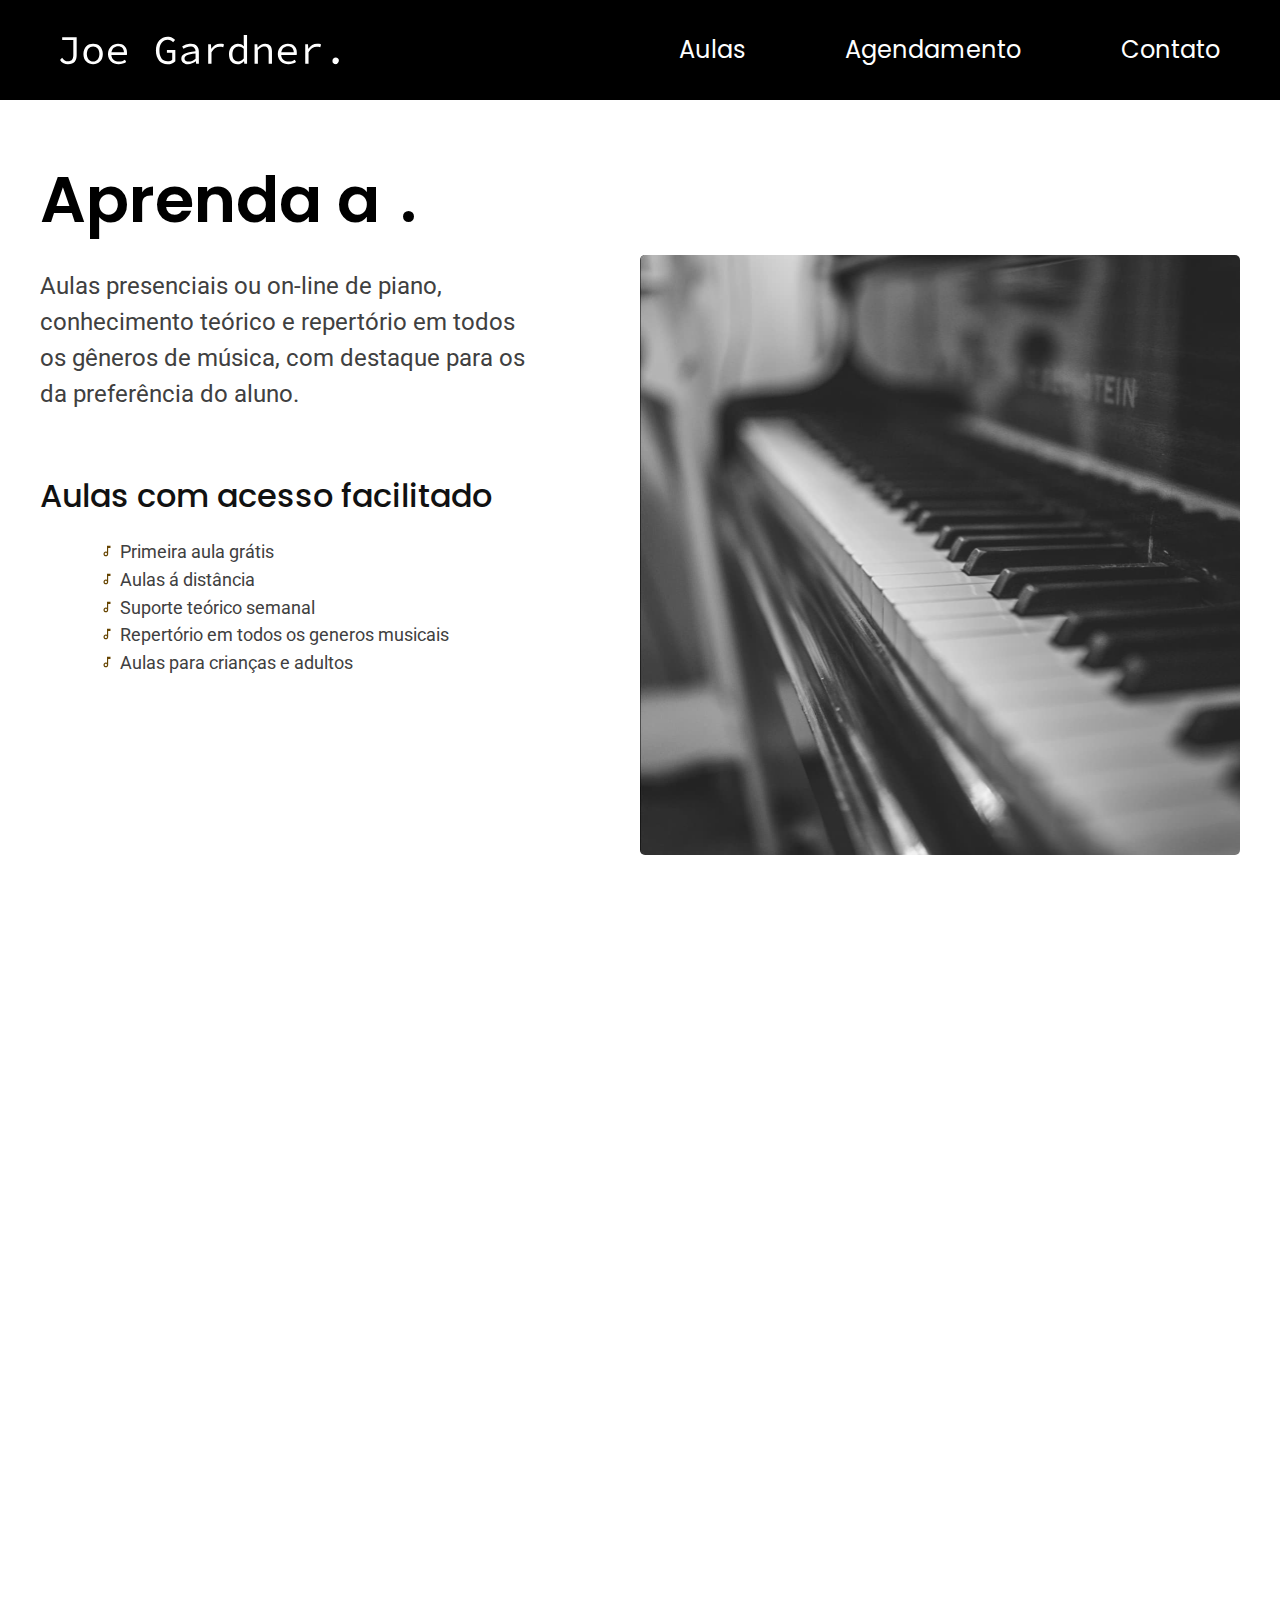
<file: index.html>
<!DOCTYPE html>
<html lang="pt-br">

<head>
	<meta charset="UTF-8">
	<meta http-equiv="X-UA-Compatible" content="IE=edge">
	<meta name="viewport" content="width=device-width, initial-scale=1.0">

	<link rel="preconnect" href="https://fonts.googleapis.com">
	<link rel="preconnect" href="https://fonts.gstatic.com" crossorigin>
	<link href="https://fonts.googleapis.com/css2?family=Poppins:wght@500;600&family=Roboto:wght@400;500&display=swap" rel="stylesheet">
	<link rel="shortcut icon" href="./favicon.svg" type="image/x-icon">
	<script> document.documentElement.className += 'js' </script>
	<link rel="stylesheet" href="css/style.css">
	<title>Joe Gardner</title>
</head>

<body>
	<header class="menu-bg ">
		<nav class="menu" data-menu="suave">

			<a name="joe" href="#joe-gardner"><img src="./icones/marca-menu.svg" alt="Joe-Gardner"></a>
			<button data-menu="mobile" aria-expanded="false" aria-controls="menu" font-1-s cor-1>Menu <span class="hamburguer"></span></button>

			<ul data-menu="lista" class=" font-1-s cor-1 menu-link">
				<li> <a href="#aulas">Aulas</a></li>
				<li> <a href="#agendamento">Agendamento</a></li>
				<li> <a href="#contato">Contato</a></li>
			</ul>
		</nav>

	</header>

	<main class="container intro">
		<div class="intro-conteudo">
			<h1 class="font-1-xl cor-12" data-type="writer">Aprenda a tocar piano</h1>
			<p class="font-2-m cor-9"> Aulas presenciais ou on-line de piano, conhecimento teórico e repertório em todos
				os gêneros de música, com destaque para os da preferência do aluno.</p>

			<h2 class="font-1-m cor-11">Aulas com acesso facilitado</h2>
			<ul class="lista-aulas font-2-s cor-9">
				<li> <img src="./icones/nota.svg" alt="">Primeira aula grátis </li>
				<li> <img src="./icones/nota.svg" alt="">Aulas á distância </li>
				<li> <img src="./icones/nota.svg" alt="">Suporte teórico semanal </li>
				<li> <img src="./icones/nota.svg" alt="">Repertório em todos os generos musicais </li>
				<li> <img src="./icones/nota.svg" alt="">Aulas para crianças e adultos </li>
			</ul>
		</div>
		<img class="piano" src="./imagem/piano.jpg" alt="aulas-de-piano">
	</main>

	<main class="bg-professor" id="joe-gardner" data-anima="scroll">
		<div class="professor container">
			<div class="professor-gardner">
				<img class="marca" src="./icones/marca.svg" alt="joe-gardner">
				<img class="professor-piano" src="./imagem/joe-gardner.jpg" alt="professor-tocando-piano">

			</div>
			<div class="professor-conteudo">
				<h3 class="cor-3 font-1-l">Professor Gardner </h3>
				<p class="cor-5 font-2-m">Bacharel em Artes da Performance Jazzística com Habilitação em Piano
					pela Newpark Music Centre, em Dublin.</p>
				<p class="cor-5 font-2-m">Em sua formação consta ainda a Faculdade Internacional de Música Souza Lima &
					Berklee e a EMESP Tom Jobim, onde estudou, respectivamente, o piano no jazz
					e na música brasileira e composição contemporânea.</p>

			</div>
		</div>
	</main>

	<section class="bg-aulas" id="aulas" data-menu="suave" data-anima="scroll">
		<div class="container aulas">
			<h1 class="font-1-xl cor-12"> Aulas</h1>

			<div class="aulas-infantil aulas-container">
				<h3 class="font-1-m cor-11">Infantil</h3>
				<ul class="font-2-m cor-8">
					<li>Público entre 5 e 15 anos </li>
					<li>Equipamentos fornecidos</li>
					<li>Horários de seg. á . sáb</li>
					<li>2 horas seguidas</li>
					<li>Material didático fornecido</li>
					<li>Suporte on-line</li>
				</ul>
				<span class="font-1-s cor-9">R$59,00 / Aula</span>
			</div>

			<div class="aulas-adulto aulas-container">
				<h3 class="font-1-m cor-11">Adulto</h3>
				<ul class=" font-2-m cor-8">
					<li>Público entre 16 e 80 anos </li>
					<li>Equipamentos fornecidos</li>
					<li>Horários de seg. á . sáb</li>
					<li>3 horas seguidas</li>
					<li>Material didático fornecido</li>
					<li>Suporte on-line</li>
				</ul>
				<span class="font-1-s cor-9">R$79,00 / Aula</span>
			</div>
		</div>


		<section id="piano" data-anima="scroll">
			<h2 class="font-1-l cor-11 container"> Sinta a magia do piano.</h2>

			<div class="piano-design container">
				<div data-note="C" class="key white"></div>
				<div data-note="Db" class="key black"></div>
				<div data-note="D" class="key white"></div>
				<div data-note="Eb" class="key black"></div>
				<div data-note="E" class="key white"></div>
				<div data-note="F" class="key white"></div>
				<div data-note="Gb" class="key black"></div>
				<div data-note="G" class="key white"></div>
				<div data-note="Ab" class="key black"></div>
				<div data-note="A" class="key white"></div>
				<div data-note="Bb" class="key black"></div>
				<div data-note="B" class="key white"></div>

				<audio id="C" src="notas/C.mp3"></audio>
				<audio id="Db" src="notas/Db.mp3"></audio>
				<audio id="D" src="notas/D.mp3"></audio>
				<audio id="Eb" src="notas/Eb.mp3"></audio>
				<audio id="E" src="notas/E.mp3"></audio>
				<audio id="F" src="notas/F.mp3"></audio>
				<audio id="Gb" src="notas/Gb.mp3"></audio>
				<audio id="G" src="notas/G.mp3"></audio>
				<audio id="Ab" src="notas/Ab.mp3"></audio>
				<audio id="A" src="notas/A.mp3"></audio>
				<audio id="Bb" src="notas/Bb.mp3"></audio>
				<audio id="B" src="notas/B.mp3"></audio>

			</div>
		</section>
	</section>


	<section class="bg-agendamento" id="agendamento" data-menu="suave" data-anima="scroll">
		<div class="agendamento container">
			<h1 class="font-1-xl cor-1"> Agendamento</h1>


			<form id="formulario" class="font-1-xs" action="https://formsubmit.co/8637394e8ee375b5fa89131da0e4cb50" method="POST">


				<label for="nome">Nome</label>
				<input type="text" name="name" obrigatório placeholder="Nome" required>

				<label for="email">E-mail </label>
				<input type="email" name="email" obrigatório placeholder="Nome@email.com" required>

				<label class="mensagem" for="mensagem">Mensagem </label>
				<textarea name="message" placeholder="Faça o seu agendamento.">
				</textarea>

				<button class="btn-agendamento" type="submit">enviar agendamento</button>
				<input type="hidden" name="_captcha" value="false">
				<input type="hidden" name="_next" value="https://douglasrodriguesgit.github.io/joe-gardner/agradecimento.html">
			</form>

			<div class="localizacao font-1-s cor-4">
				<h3> Localização</h3>
				<img class src="./imagem/localização.jpg" alt="">
			</div>
		</div>
		</div>
	</section>

	<footer class="bg-footer" id="contato" data-menu="suave" data-anima="scroll">
		<div class="contato container rodape ">


			<h1 class="font-1-xl cor-1"> Contato</h1>
			<img src="./icones/marca.svg" class="marca-footer" alt="professor-gardner">

			<nav class="redes">
				<ul>
					<li> <a href=""><img src="./icones/redes/instagram.svg" alt=""></a> </li>
					<li> <a href=""><img src="./icones/redes/facebook.svg" alt=""></a> </li>
					<li> <a href=""><img src="./icones/redes/youtube.svg" alt=""></a> </li>

				</ul>
			</nav>


			<div class="endereco font-2-s cor-2">
				<ul>
					<li>+55 11 99554-6417 </li>
					<li>joe.gardner@gmail.com </li>
					<li>Rua ipiranga, 107 - Jardins</li>
					<li>São Paulo-SP</li>
				</ul>
			</div>
			<p class="endereco font-2-s cor-2 "> Joe Gardner © Alguns direitos reservados.</p>
		</div>
	</footer>

	<script type="module" src="./js/script.js"></script>
</body>

</html>
</file>
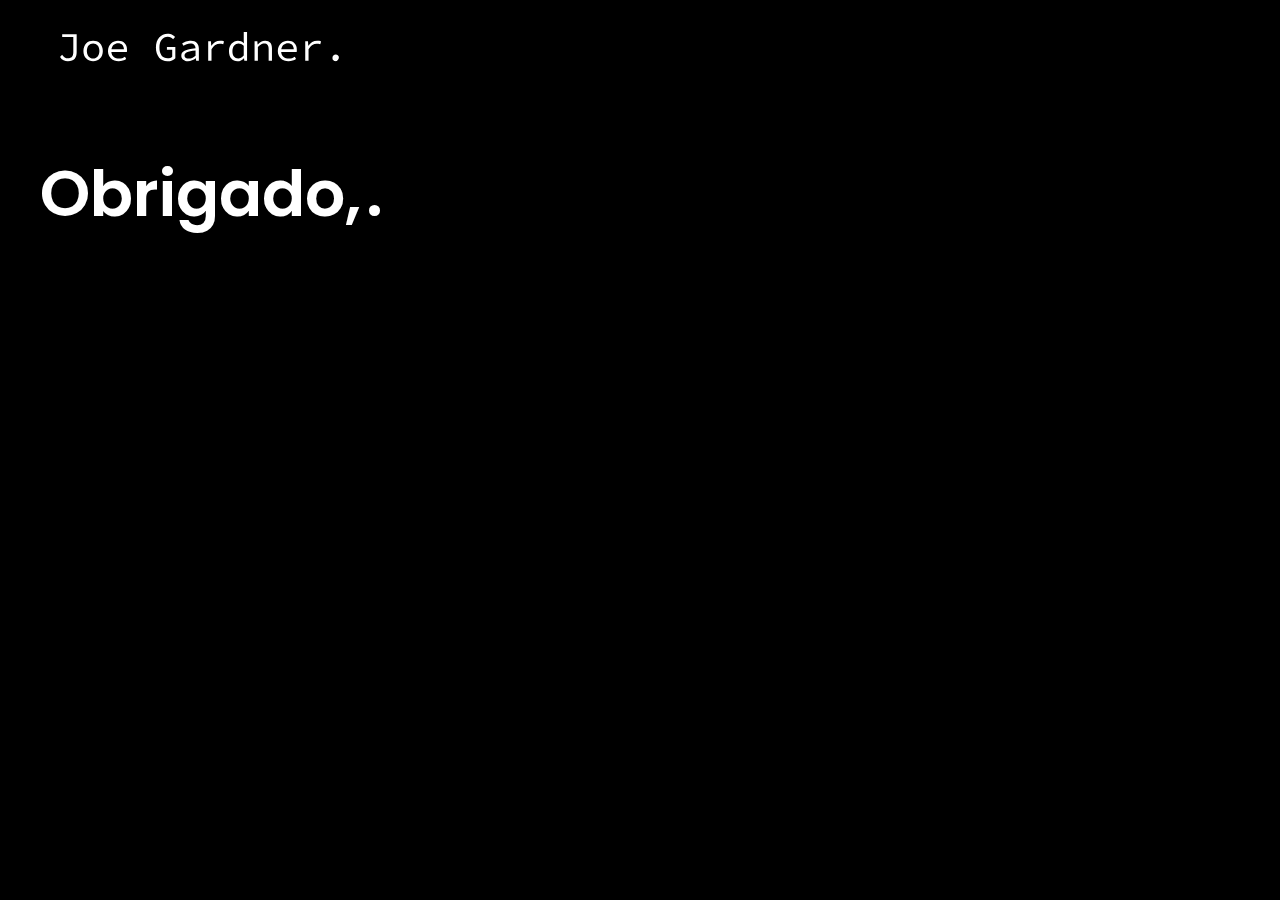
<file: agradecimento.html>
<!DOCTYPE html>
<html lang="pt-br">

<head>
  <meta charset="UTF-8">
  <meta http-equiv="X-UA-Compatible" content="IE=edge">
  <meta name="viewport" content="width=device-width, initial-scale=1.0">
  <link rel="stylesheet" href="css/style.css">

  <link rel="preconnect" href="https://fonts.googleapis.com">
  <link rel="preconnect" href="https://fonts.gstatic.com" crossorigin>
  <link href="https://fonts.googleapis.com/css2?family=Poppins:wght@500;600&family=Roboto:wght@400;500&display=swap" rel="stylesheet">
  <link rel="shortcut icon" href="./favicon.svg" type="image/x-icon">
  <title>Joe Gardner</title>
</head>

<body>

  <style>
    body {
      background: var(--cor-12);
    }
  </style>
  <header class="menu-bg ">
    <nav class="menu" data-menu="suave">

      <a name="joe" href="./index.html"><img src="./icones/marca-menu.svg" alt="Joe-Gardner"></a>
      <button data-menu="mobile" aria-expanded="false" aria-controls="menu" font-1-s cor-1>Menu <span class="hamburguer"></span></button>


      </ul>
    </nav>

  </header>

  <main class="container intro">
    <div class="intro-conteudo">
      <h1 class="font-1-xl cor-1" data-type="writer">Obrigado, em breve retornaremos</h1>


      <script type="module" src="./js/script.js"></script>
</body>

</html>
</file>
<file: css/style.css>
/*tipografia*/
@import url(../css/utilitarios/tipografia.css);

/*cores*/
@import url(../css/utilitarios/cores.css);

@import url(../css/global.css);

/*menu*/
@import url(../css/joe-gardner/header.css);

/*menu-mobile*/
@import url(../css/joe-gardner/menu-mobile.css);

/*introduçaõ*/
@import url(../css/joe-gardner/introducao.css);

/*Professor*/
@import url(../css/joe-gardner/professor.css);

/*Aulas*/
@import url(../css/joe-gardner/aula.css);

/*Piano*/
@import url(../css/joe-gardner/piano.css);


/*Angendamento*/
@import url(../css/joe-gardner/agendamento.css);

/*Footer */
@import url(../css/joe-gardner/footer.css);
</file>
